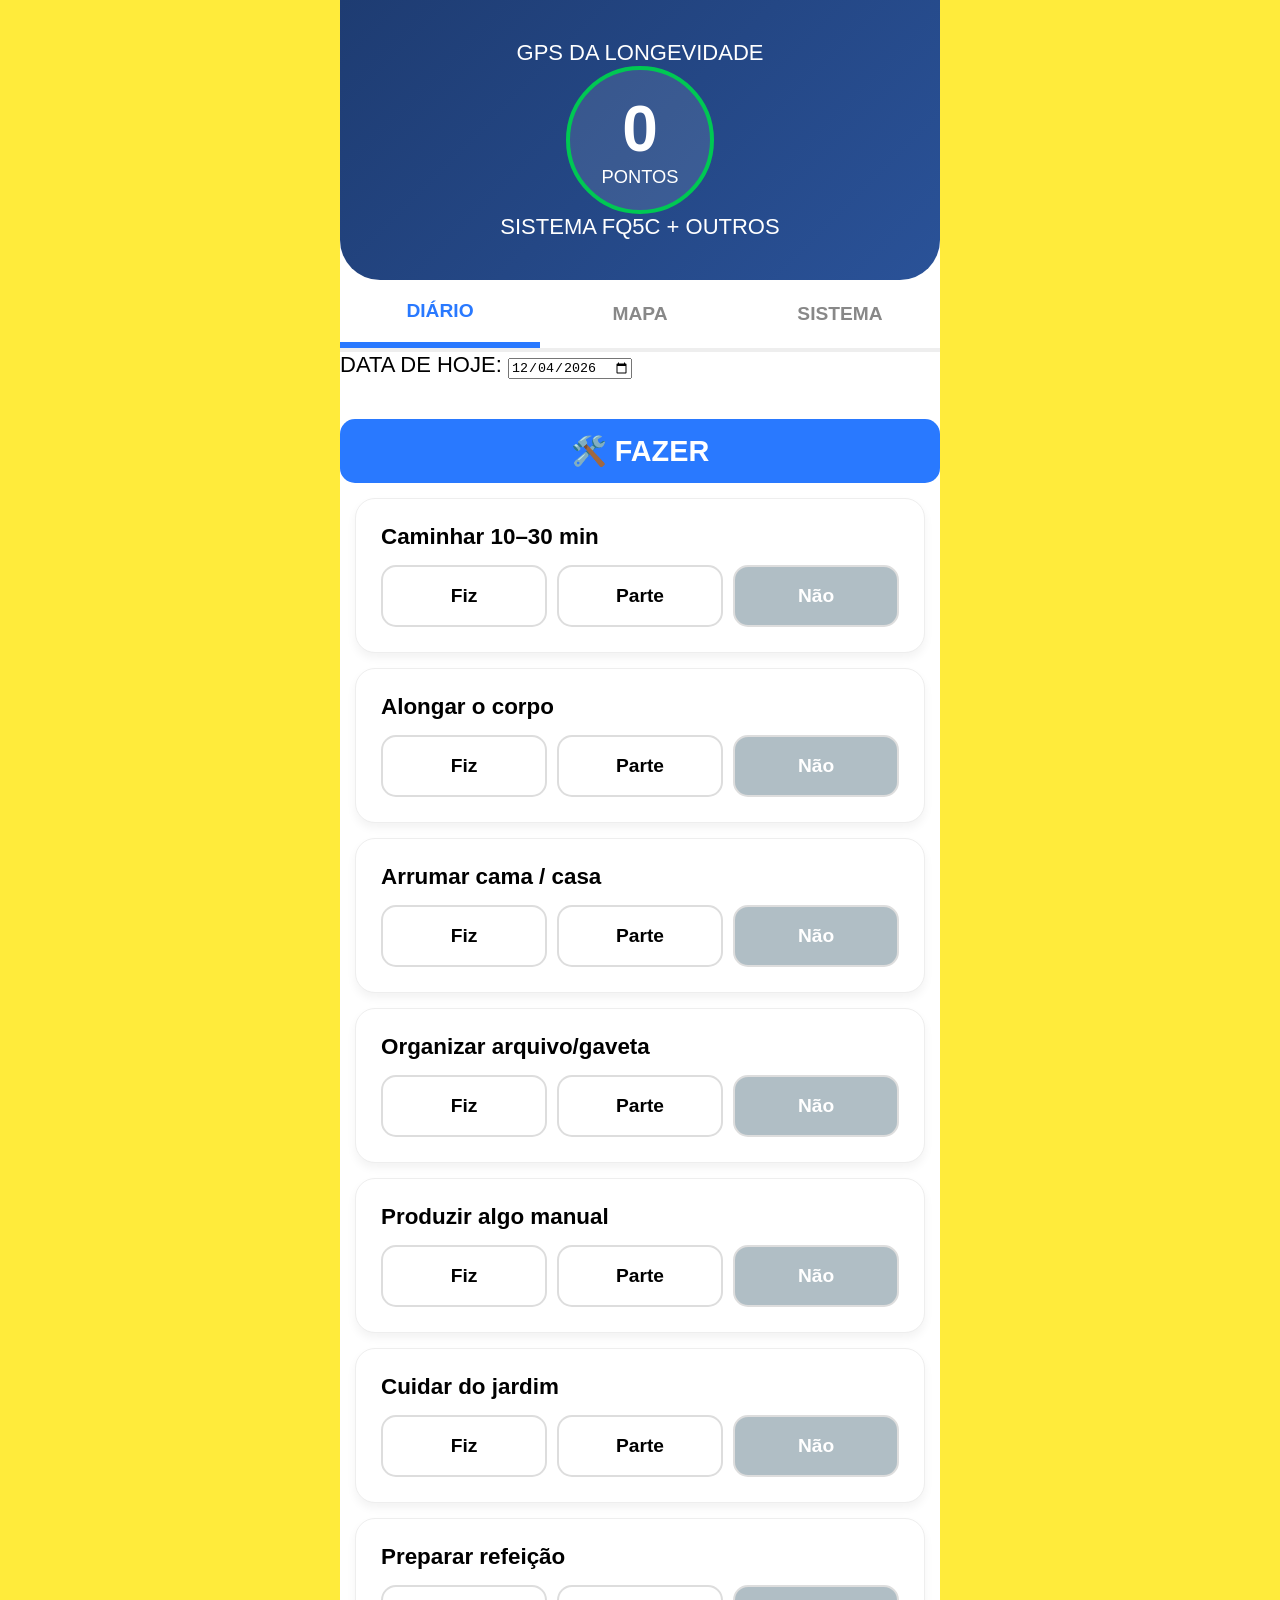
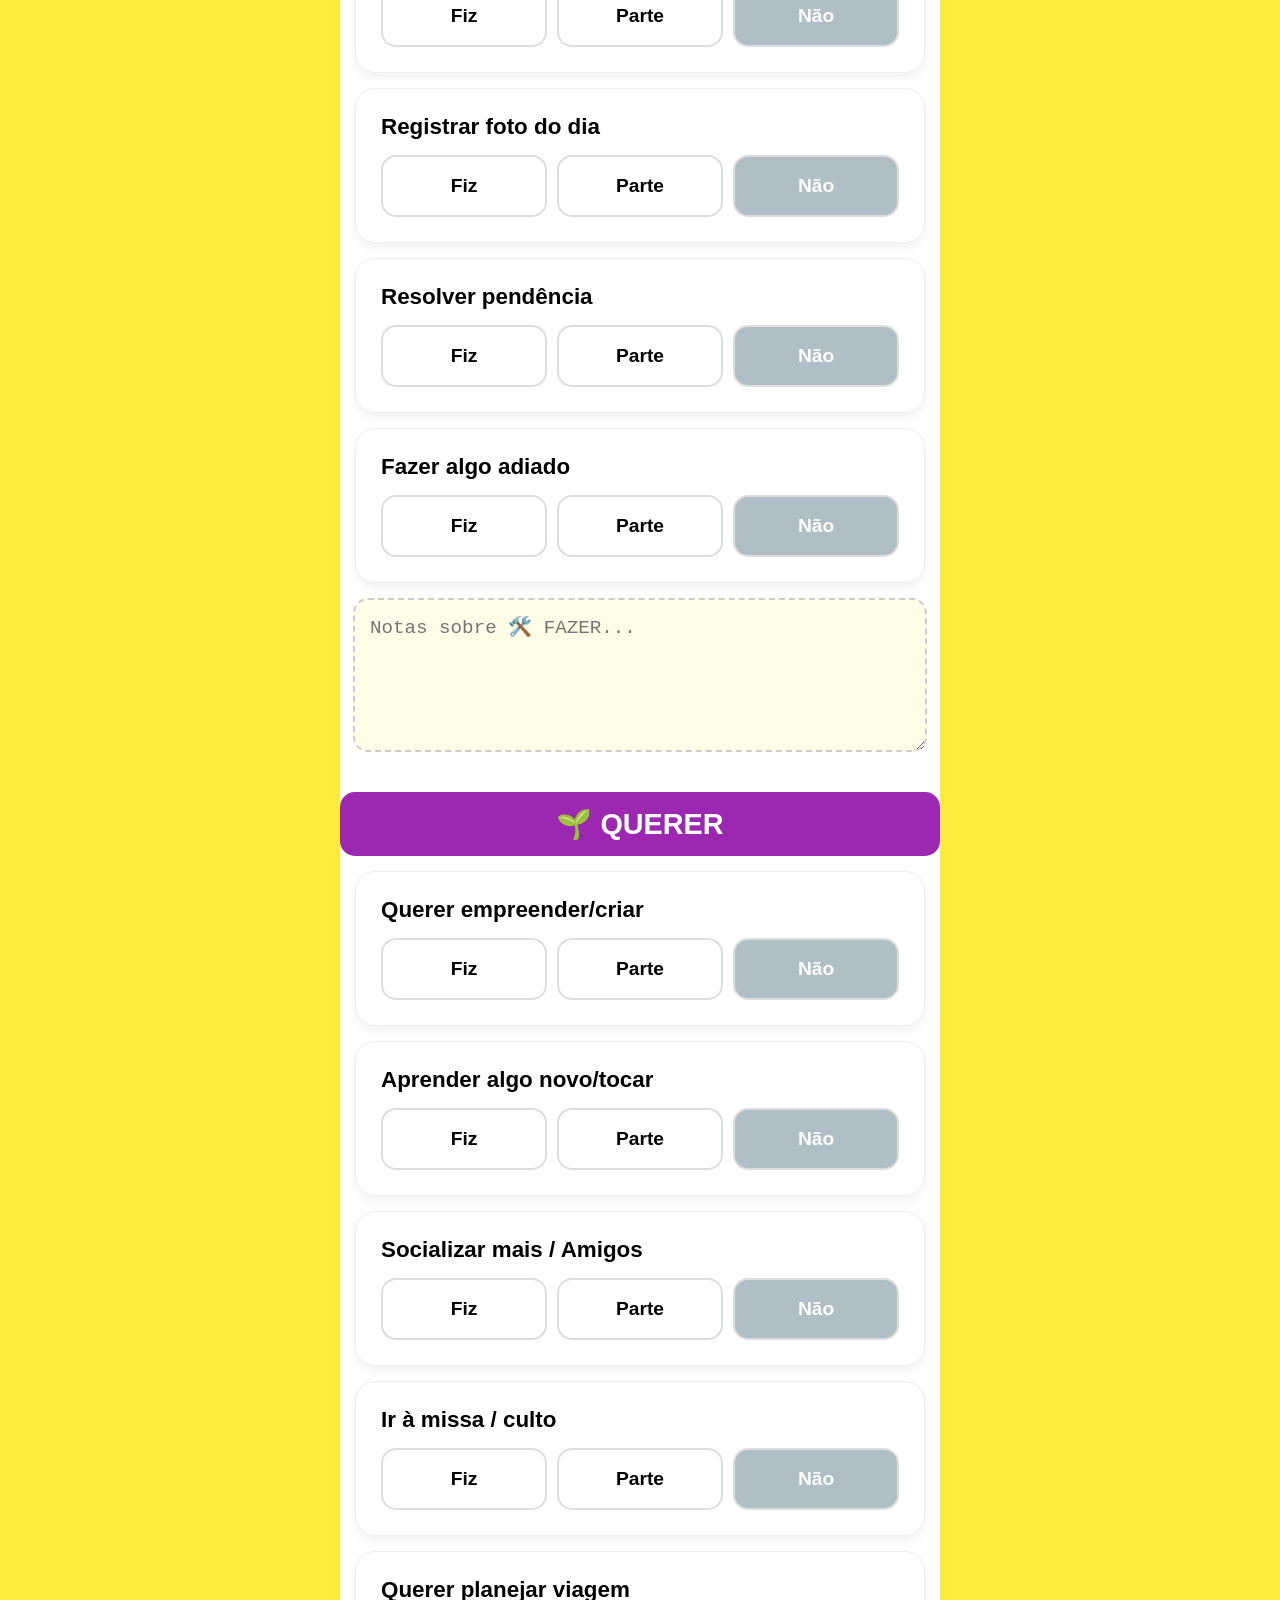
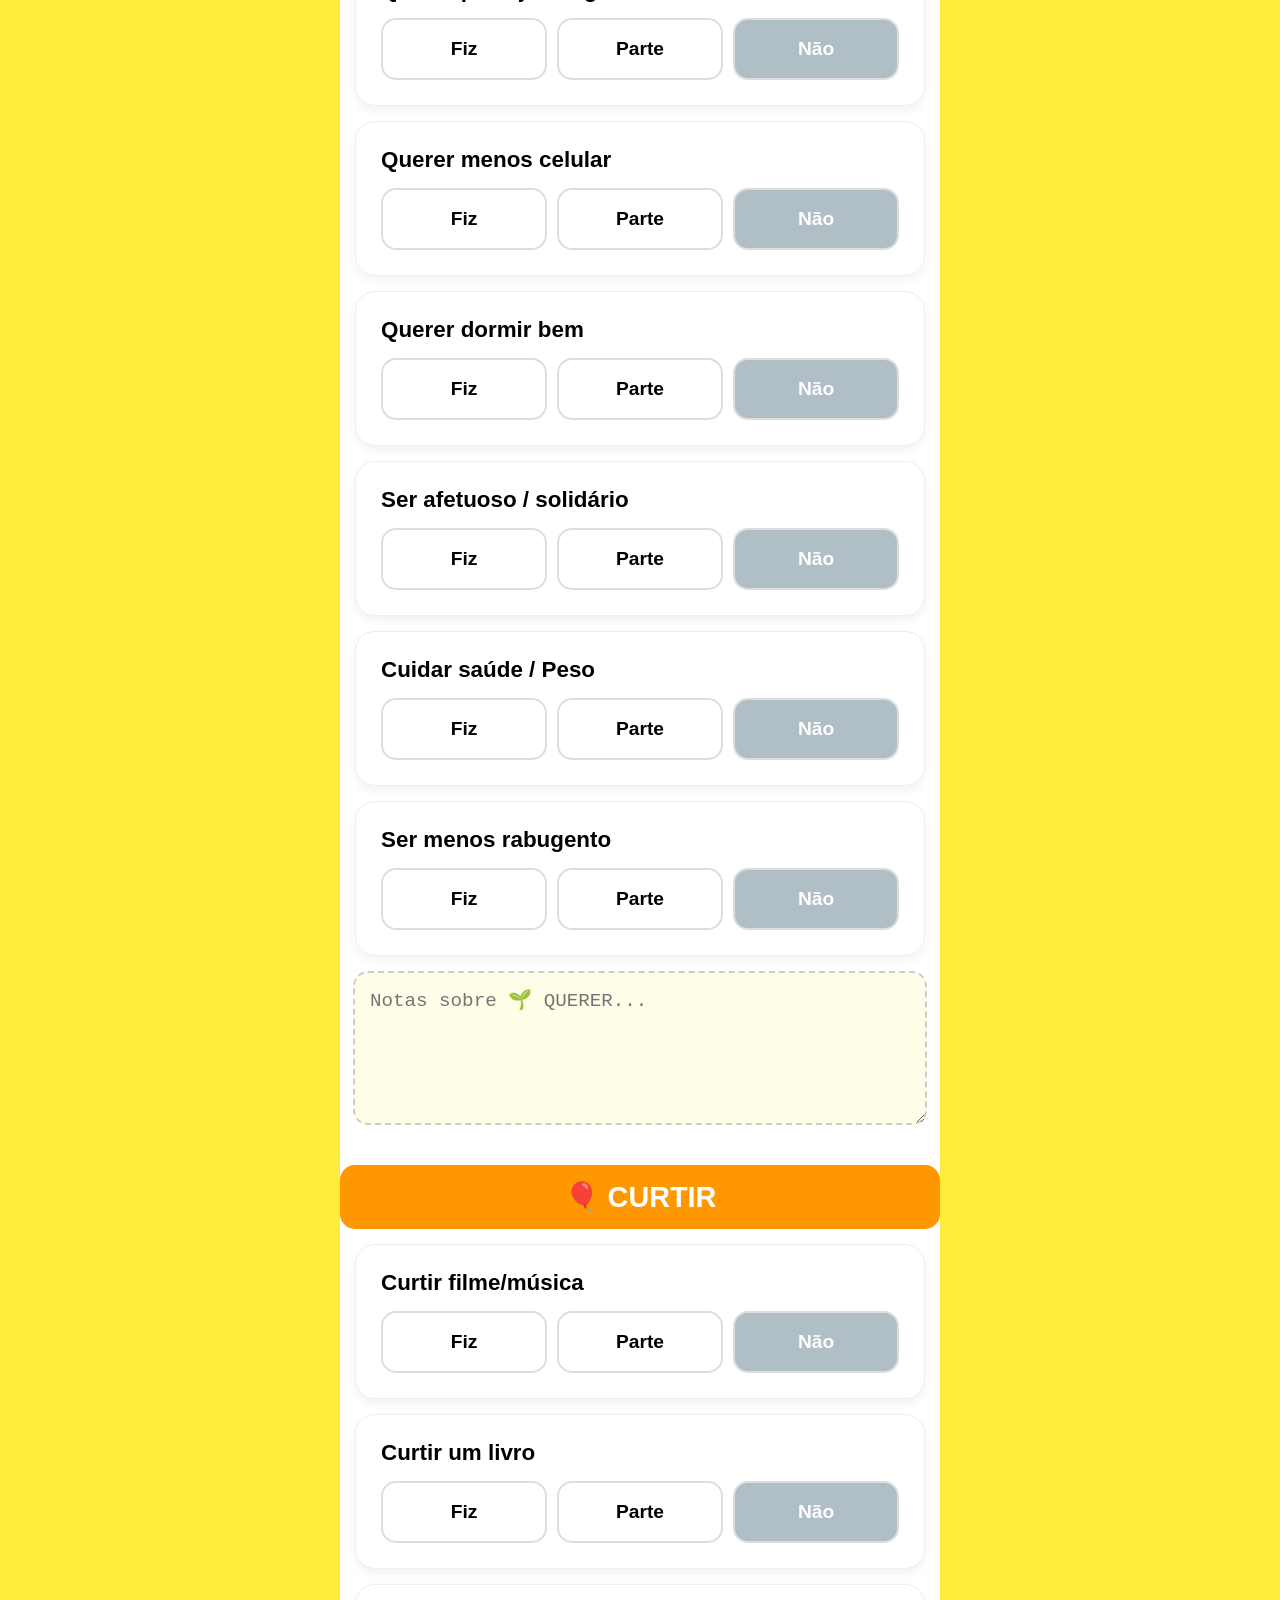
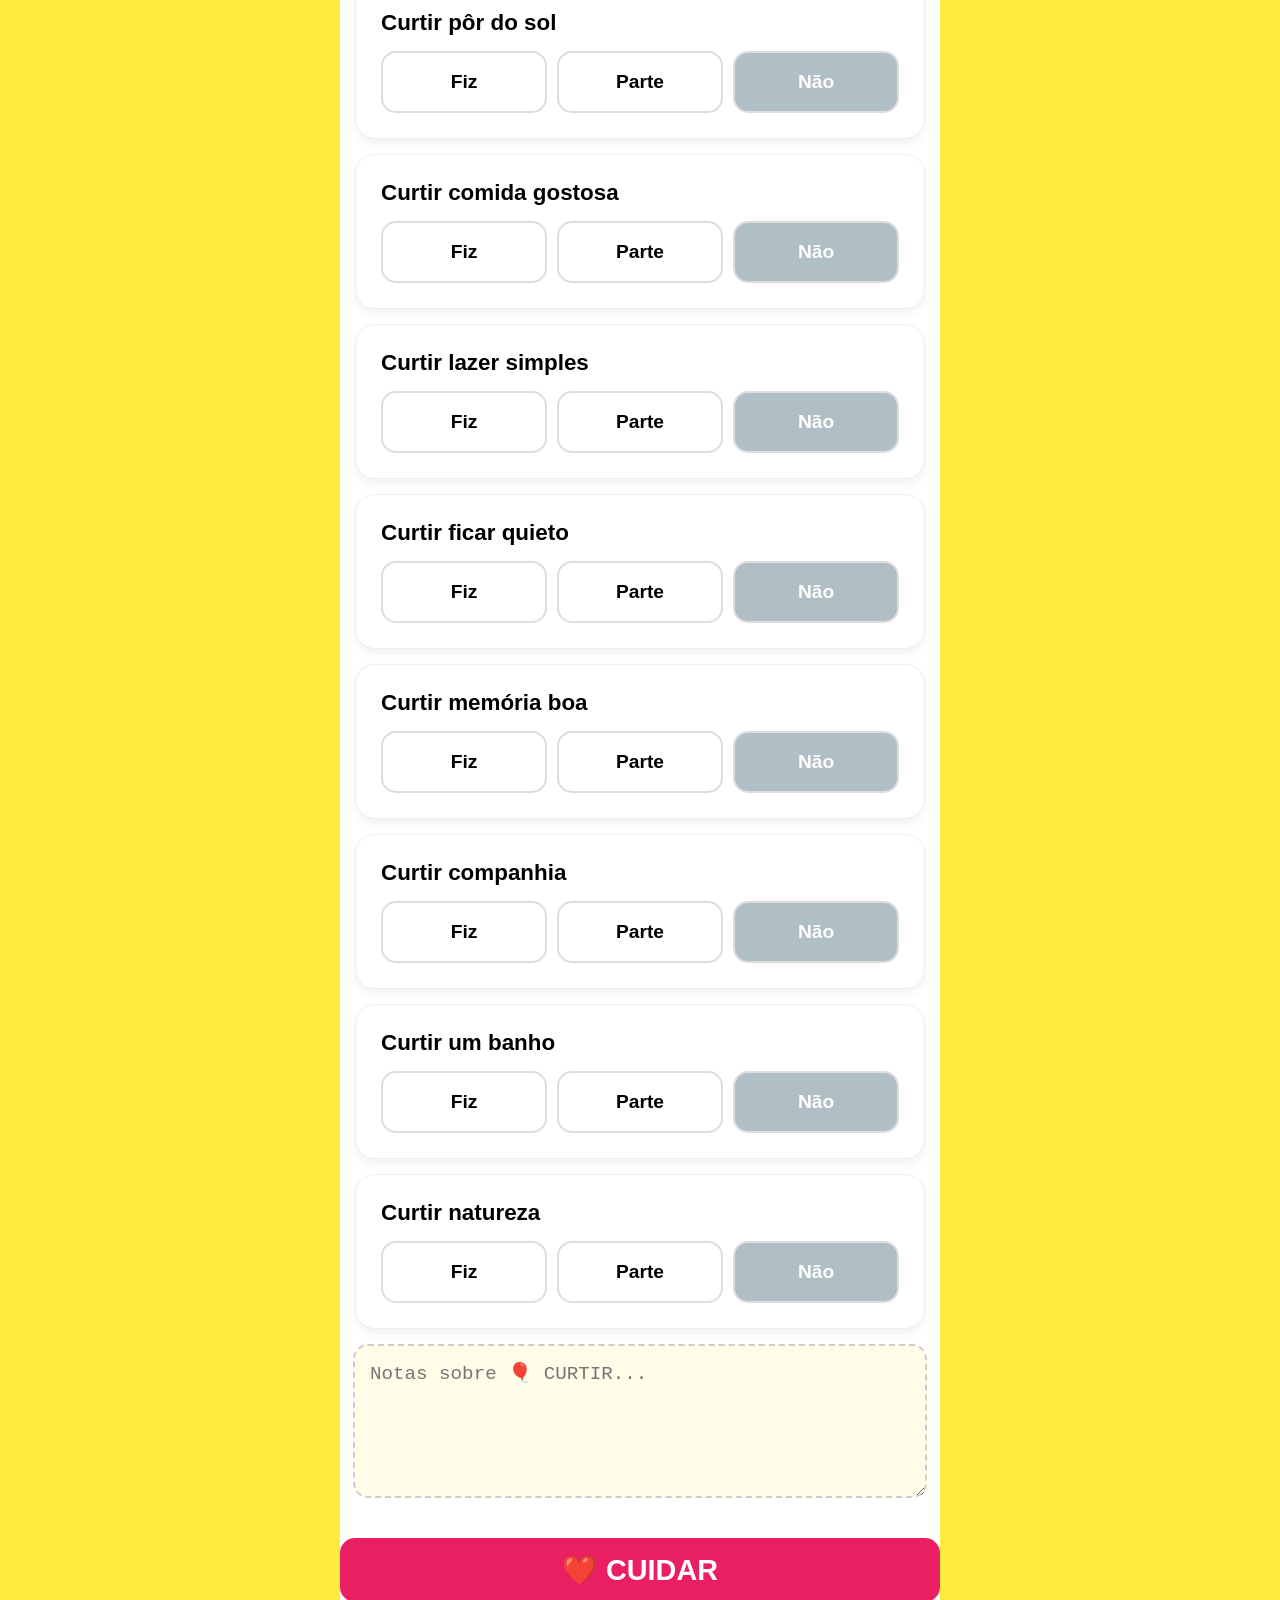
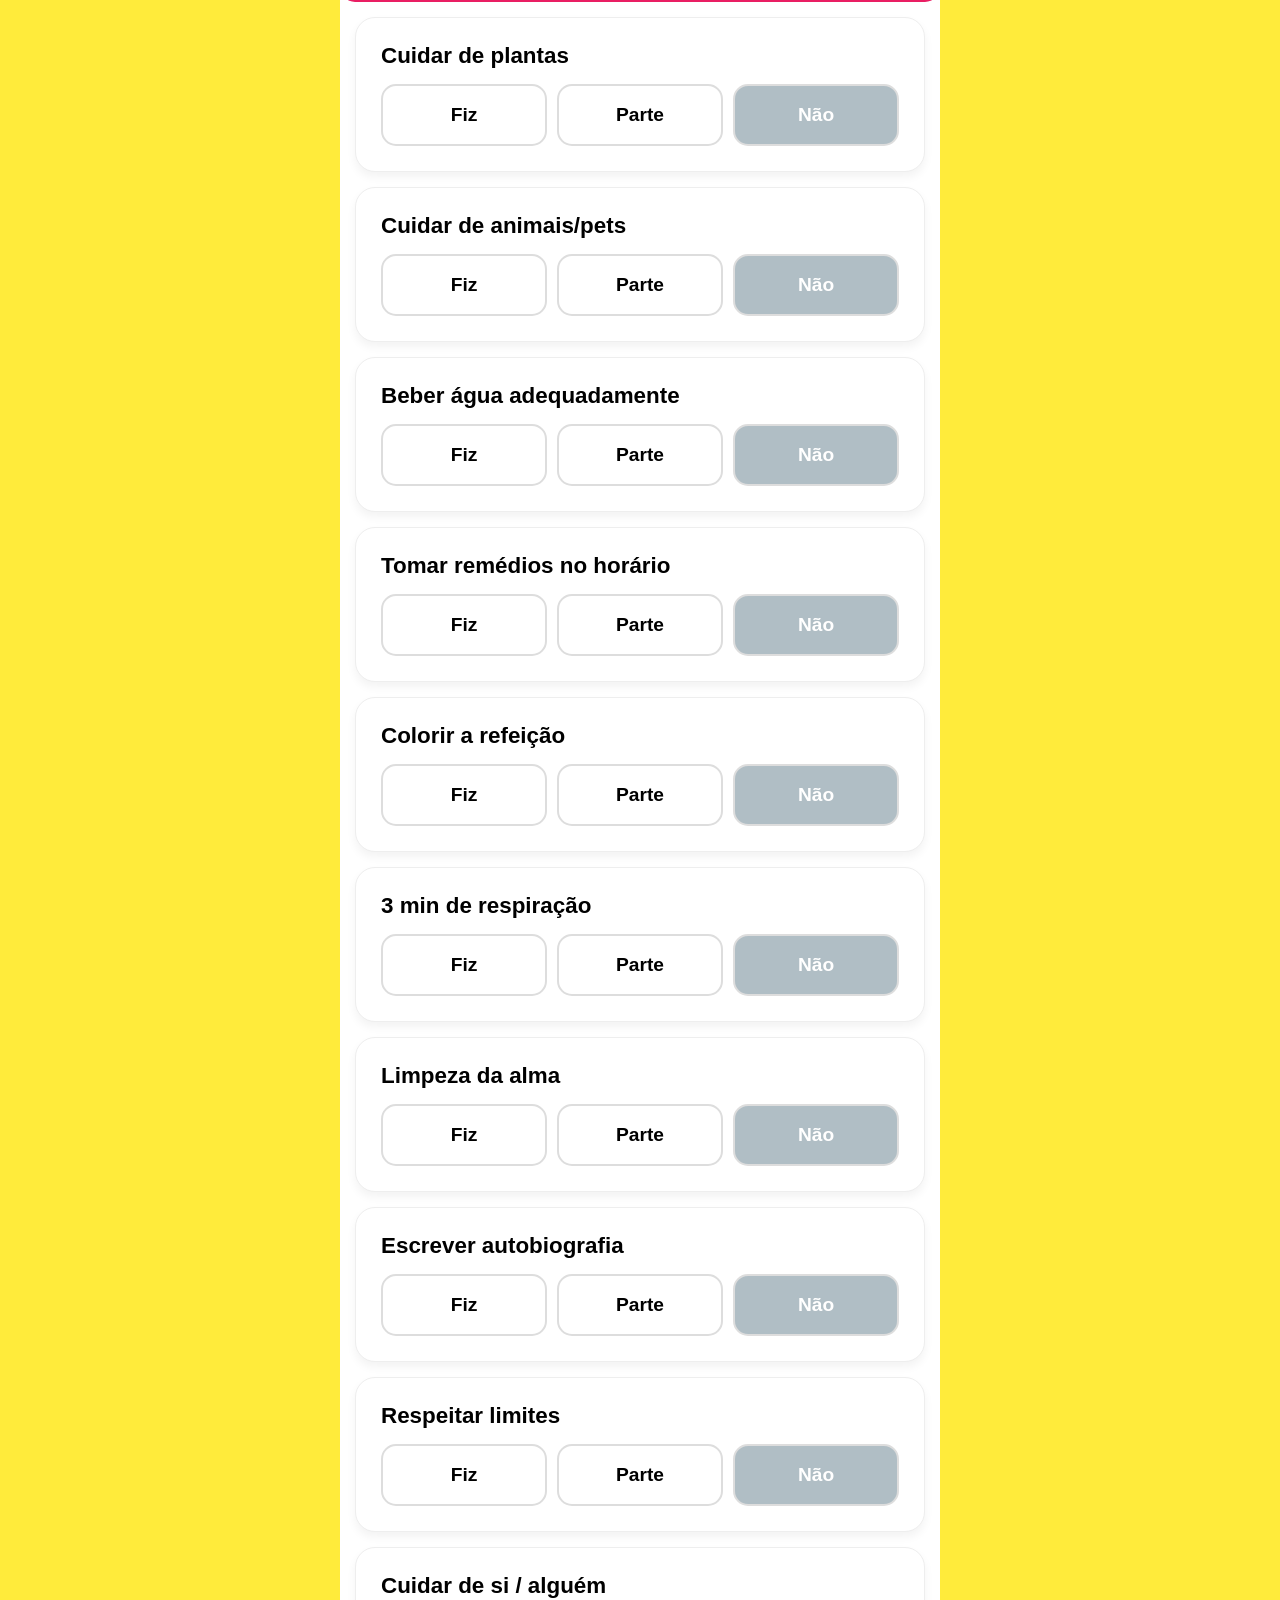
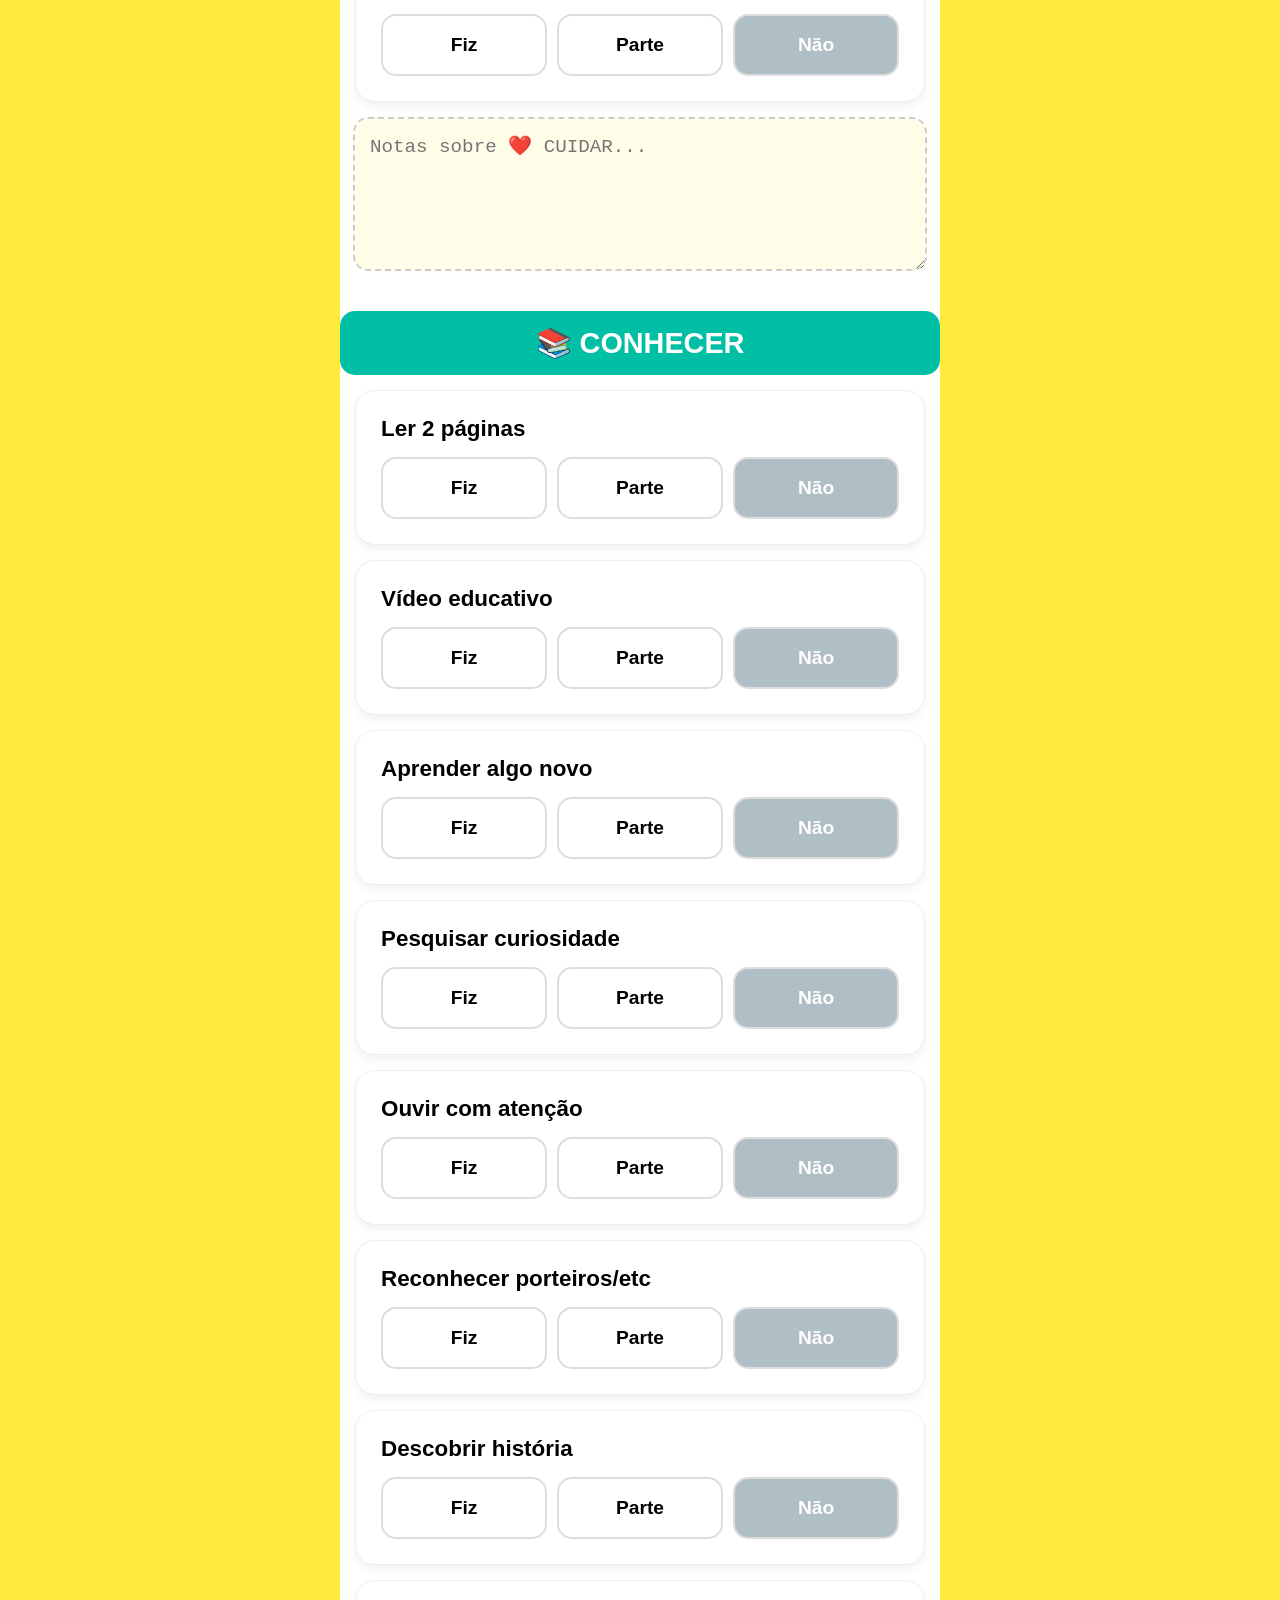
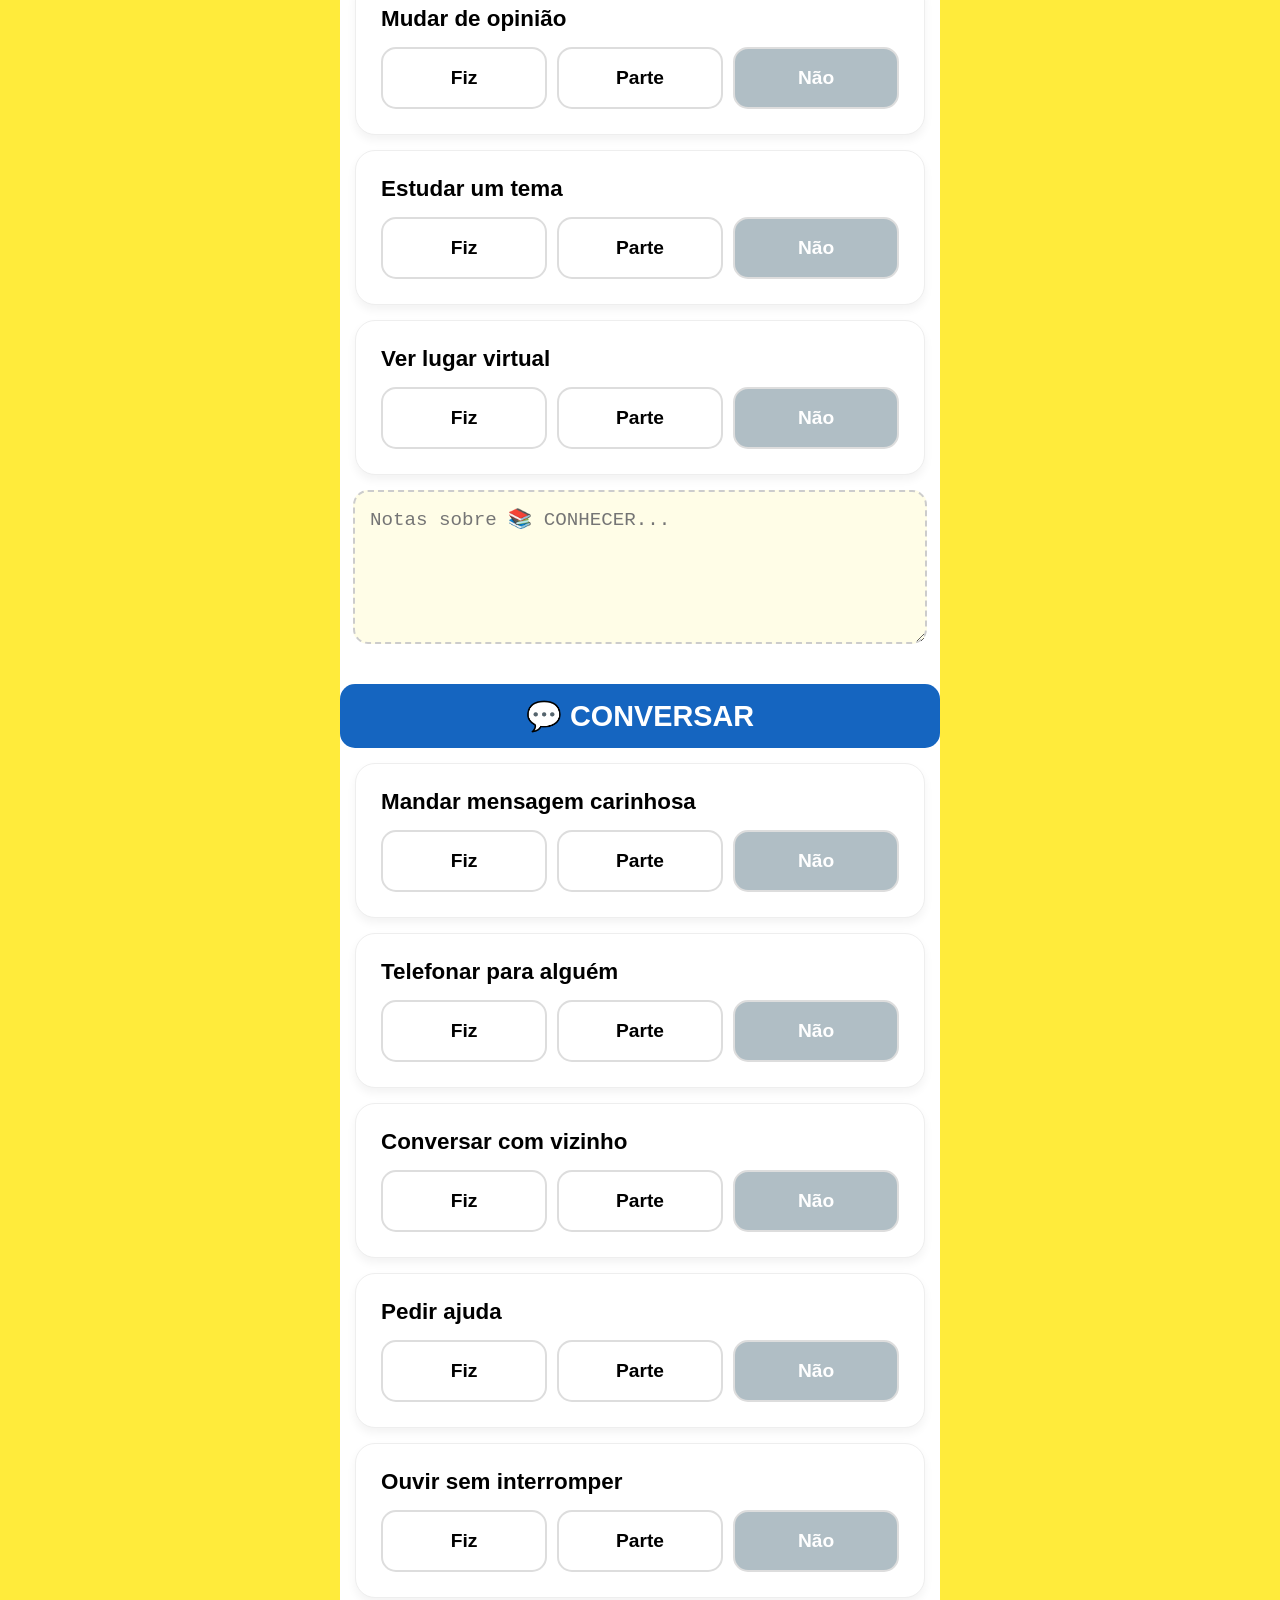
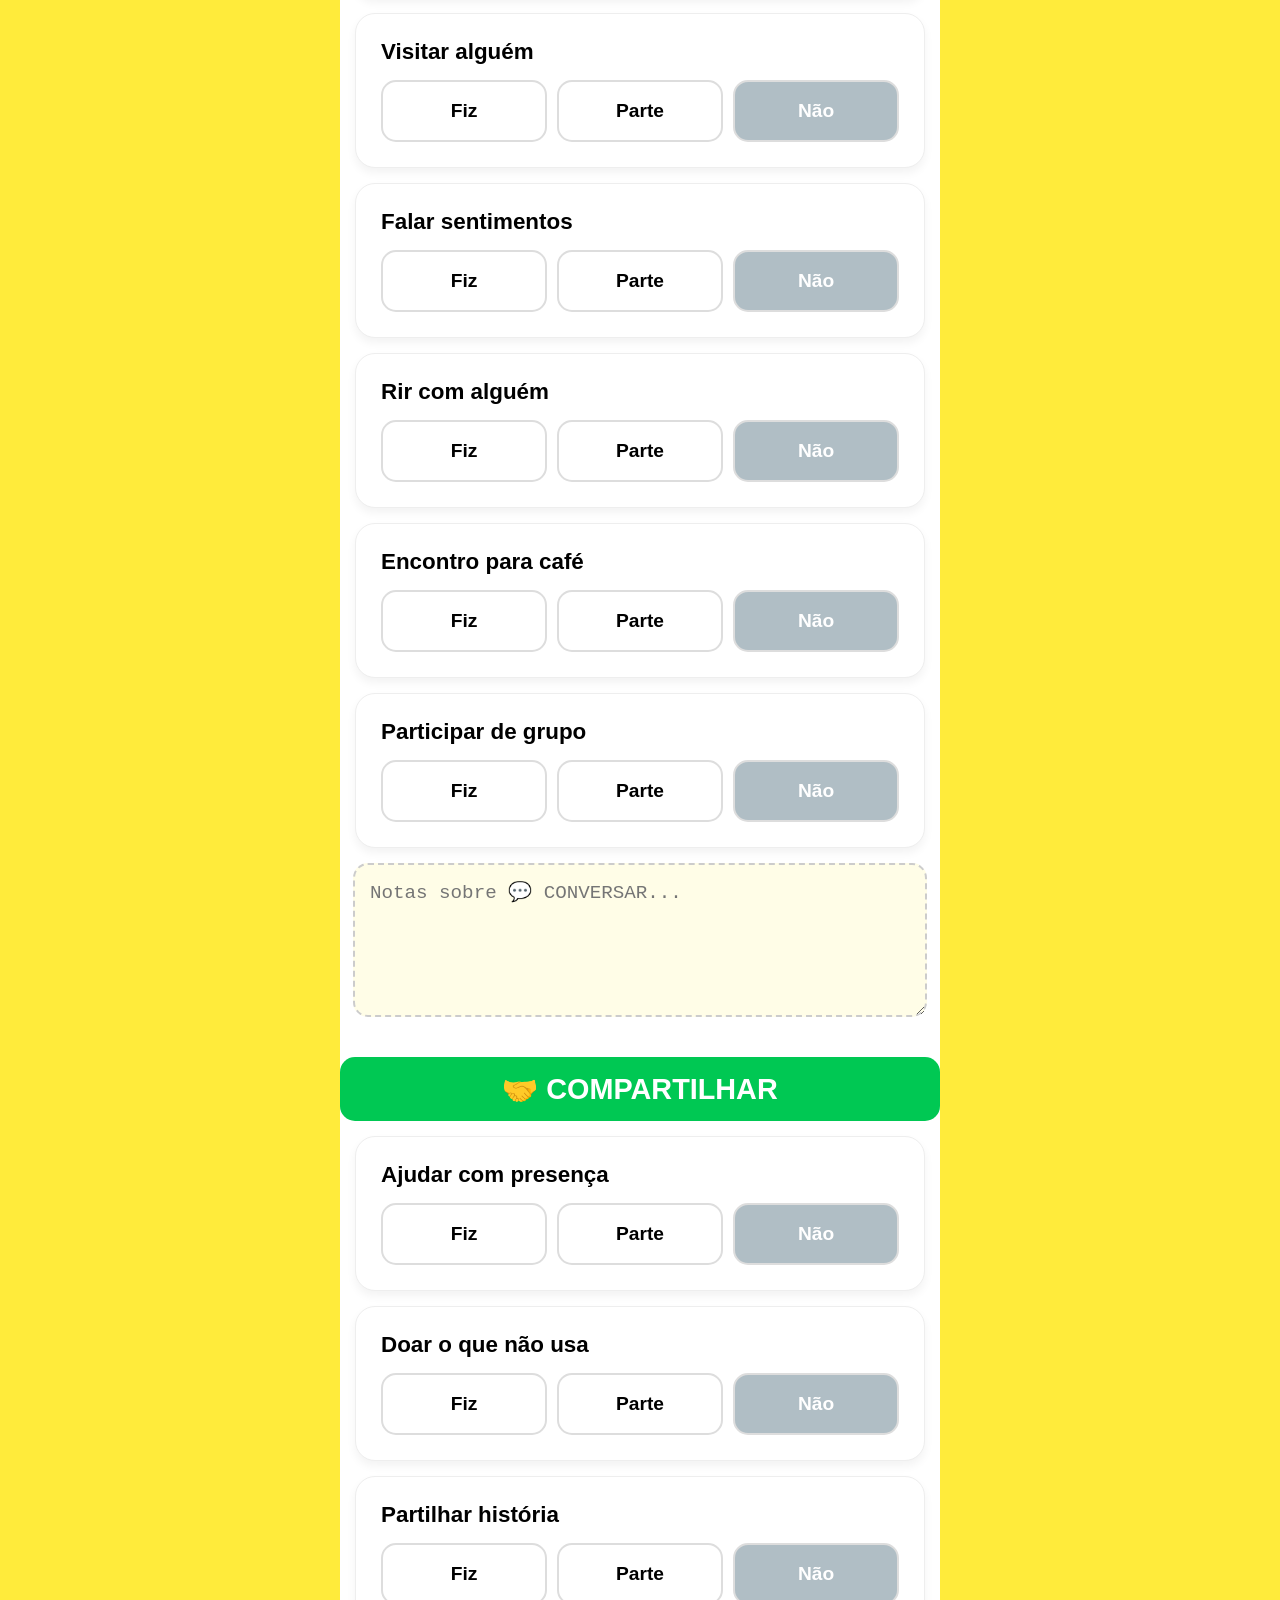
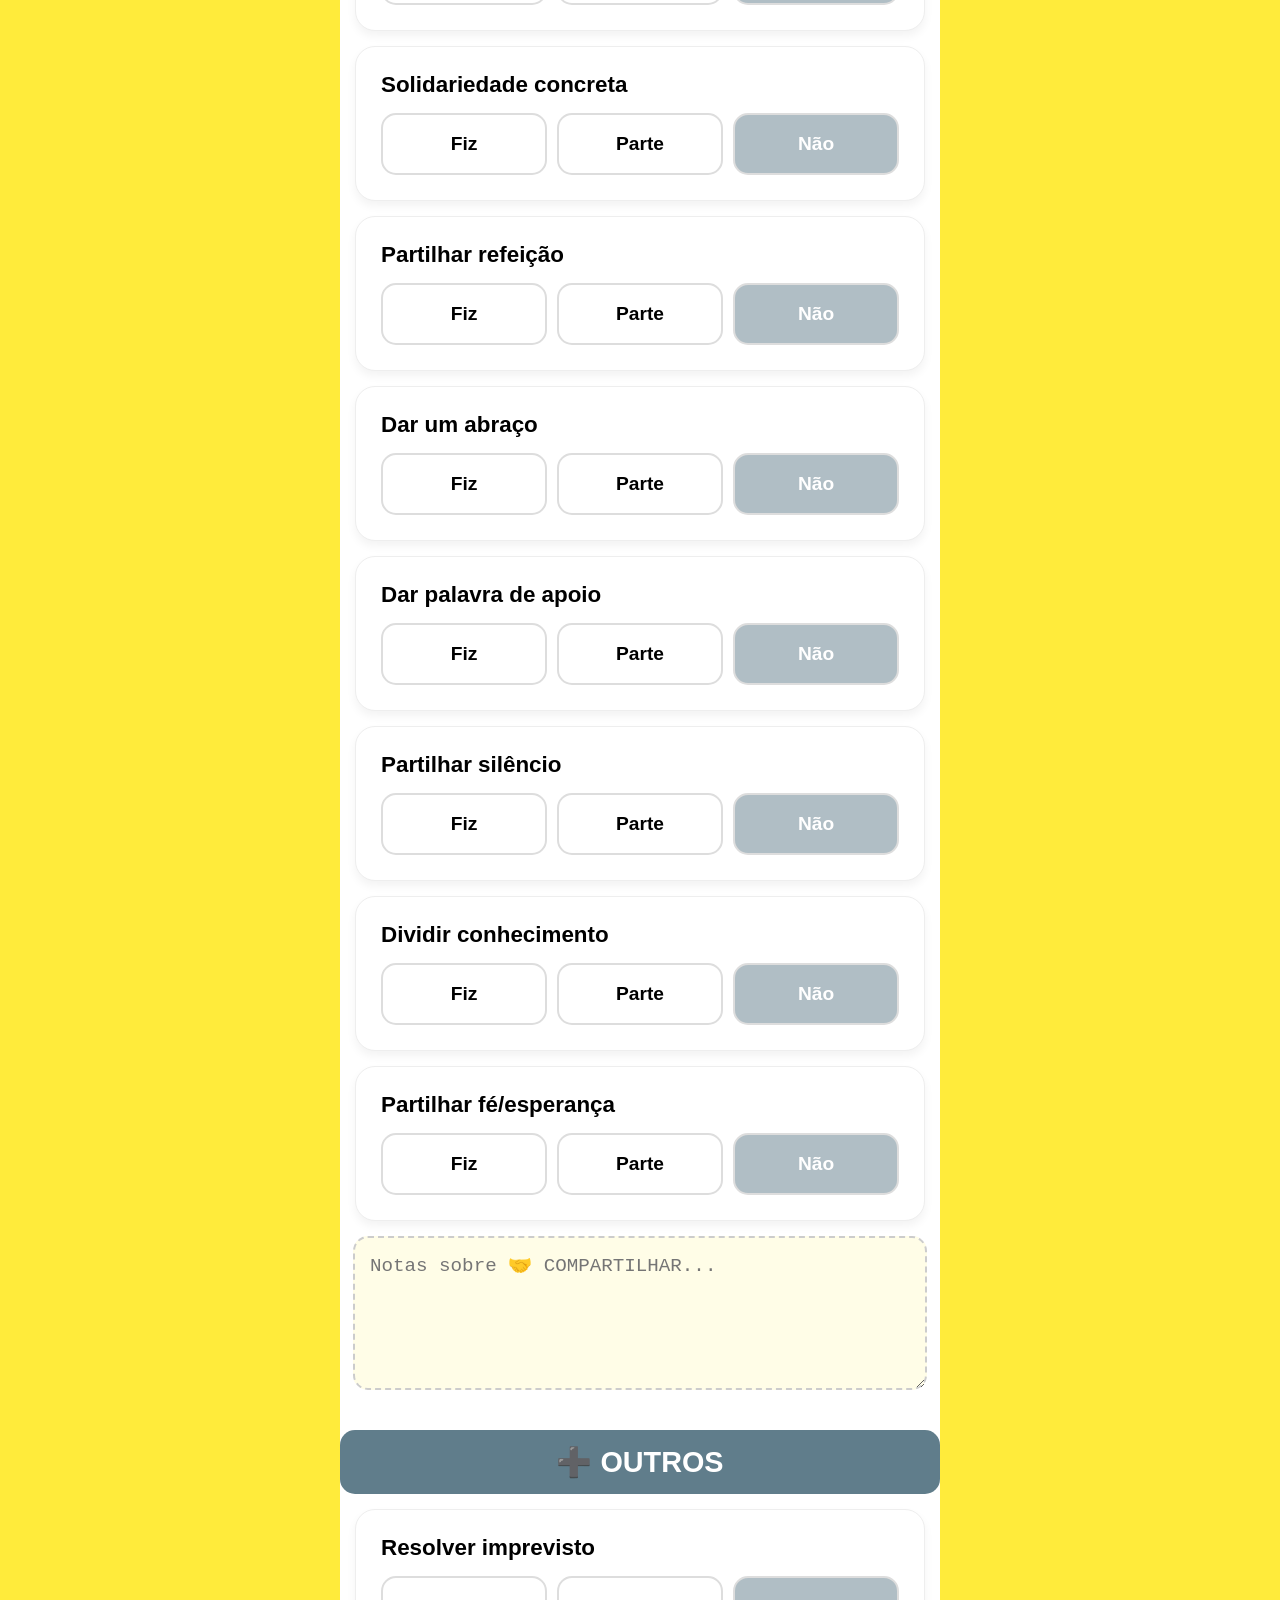
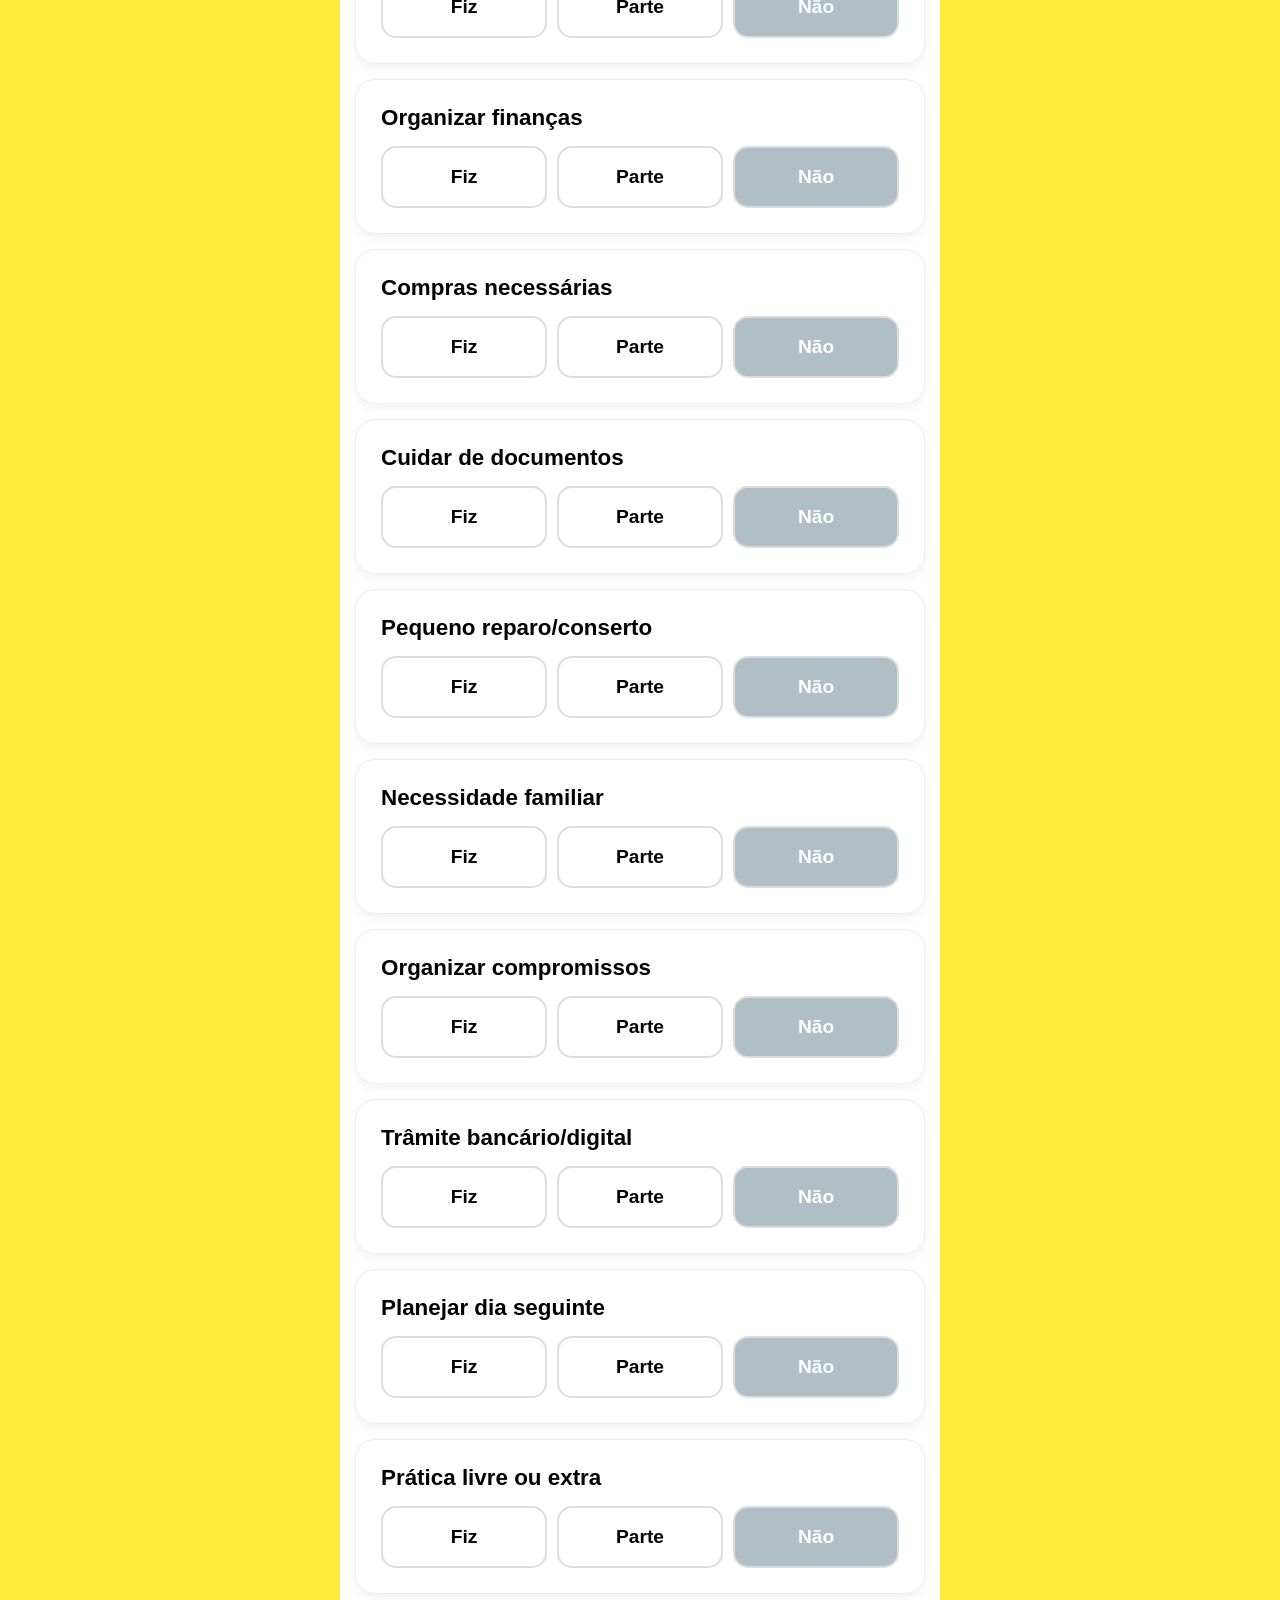
<file: index.html>
<!DOCTYPE html>
<html lang="pt-br">
<head>
    <meta charset="UTF-8">
    <meta name="viewport" content="width=device-width, initial-scale=1.0, maximum-scale=1.0, user-scalable=no">
    <title>GPS da Longevidade - FQ5C</title>
    
    <meta name="mobile-web-app-capable" content="yes">
    <meta name="apple-mobile-web-app-status-bar-style" content="black-translucent">
    
    <link rel="stylesheet" href="style.css">
    <link rel="manifest" href="manifest.json">
</head>
<body>
<div class="container">
    <header class="header">
        <div class="brand-top">GPS DA LONGEVIDADE</div>
        <div class="score-circle"><span id="total-pts">0</span><small>PONTOS</small></div>
        <div class="system-badge">SISTEMA FQ5C + OUTROS</div>
    </header>
    <nav class="nav">
        <button class="nav-btn active" id="tab-hoje" onclick="changeTab('hoje')">DIÁRIO</button>
        <button class="nav-btn" id="tab-mosaico" onclick="changeTab('mosaico')">MAPA</button>
        <button class="nav-btn" id="tab-info" onclick="changeTab('info')">SISTEMA</button>
    </nav>
    <main class="content">
        <section id="view-hoje">
            <div class="date-container">
                <label>DATA DE HOJE:</label>
                <input type="date" id="dataSel" class="date-input">
            </div>
            <div id="lista-corpo"></div>
        </section>
        <section id="view-mosaico" class="hidden">
            <h2 class="tab-title">Seu Mapa de Vitalidade</h2>
            <div class="mosaico-grid" id="mosaico-grid"></div>
        </section>
        <section id="view-info" class="hidden">
            <h2 class="tab-title">O Manifesto FQ5C</h2>
            <div id="manifesto-content"></div>
        </section>
    </main>
    <footer class="main-footer">© 2026 Ricardo de Faria Barros</footer>
</div>
<script src="script.js"></script>
</body>
</html>
</file>
<file: style.css>
:root {
    --primary: #00c853; --secondary: #2979ff; --accent: #ff9800;
    --bg-vibrant: #FFEB3B;
}
body { 
    font-family: sans-serif; background-color: var(--bg-vibrant); 
    margin: 0; padding: 0; font-size: 22px; 
}
.container { max-width: 600px; margin: auto; min-height: 100vh; background: white; padding-bottom: 50px; }
.header { background: linear-gradient(135deg, #1e3c72, #2a5298); color: white; padding: 40px 20px; text-align: center; border-bottom-left-radius: 40px; border-bottom-right-radius: 40px; }
.score-circle { background: rgba(255,255,255,0.1); width: 140px; height: 140px; border-radius: 50%; margin: 0 auto; display: flex; flex-direction: column; align-items: center; justify-content: center; border: 4px solid var(--primary); }
.score-circle span { font-size: 4rem; font-weight: 900; }
.nav { display: flex; background: white; position: sticky; top: 0; z-index: 100; border-bottom: 4px solid #eee; }
.nav-btn { flex: 1; padding: 20px; border: none; background: none; font-size: 1.2rem; font-weight: bold; color: #888; cursor: pointer; }
.nav-btn.active { color: var(--secondary); border-bottom: 6px solid var(--secondary); }
.tab-title { text-align: center; color: var(--secondary); font-size: 2rem; margin-top: 20px; }
.verbo-header { font-size: 1.8rem; color: white; padding: 15px; border-radius: 15px; margin-top: 40px; text-align: center; font-weight: bold; }
.task-card { background: #fff; border-radius: 20px; padding: 25px; margin: 15px; border: 1px solid #eee; box-shadow: 0 5px 10px rgba(0,0,0,0.05); }
.task-title { font-size: 1.4rem; font-weight: 800; margin-bottom: 15px; display: block; }
.btn-group { display: flex; gap: 10px; }
.btn-opt { flex: 1; padding: 18px; border-radius: 15px; border: 2px solid #ddd; font-weight: bold; font-size: 1.2rem; background: white; cursor: pointer; }
.btn-opt.f.active { background: var(--primary); color: white; }
.btn-opt.p.active { background: var(--accent); color: white; }
.btn-opt.n.active { background: #b0bec5; color: white; }
.notes-box { width: 90%; height: 120px; margin: 10px auto; display: block; padding: 15px; font-size: 1.2rem; border-radius: 15px; border: 2px dashed #ccc; background: #fffde7; }
.manifesto-card { border-left: 10px solid var(--secondary); background: #f9f9f9; padding: 25px; margin: 15px; border-radius: 10px; }
.manifesto-card strong { color: var(--secondary); display: block; font-size: 1.5rem; margin-bottom: 5px; }
.hidden { display: none; }
.main-footer { text-align: center; padding: 40px; color: #aaa; }
</file>
